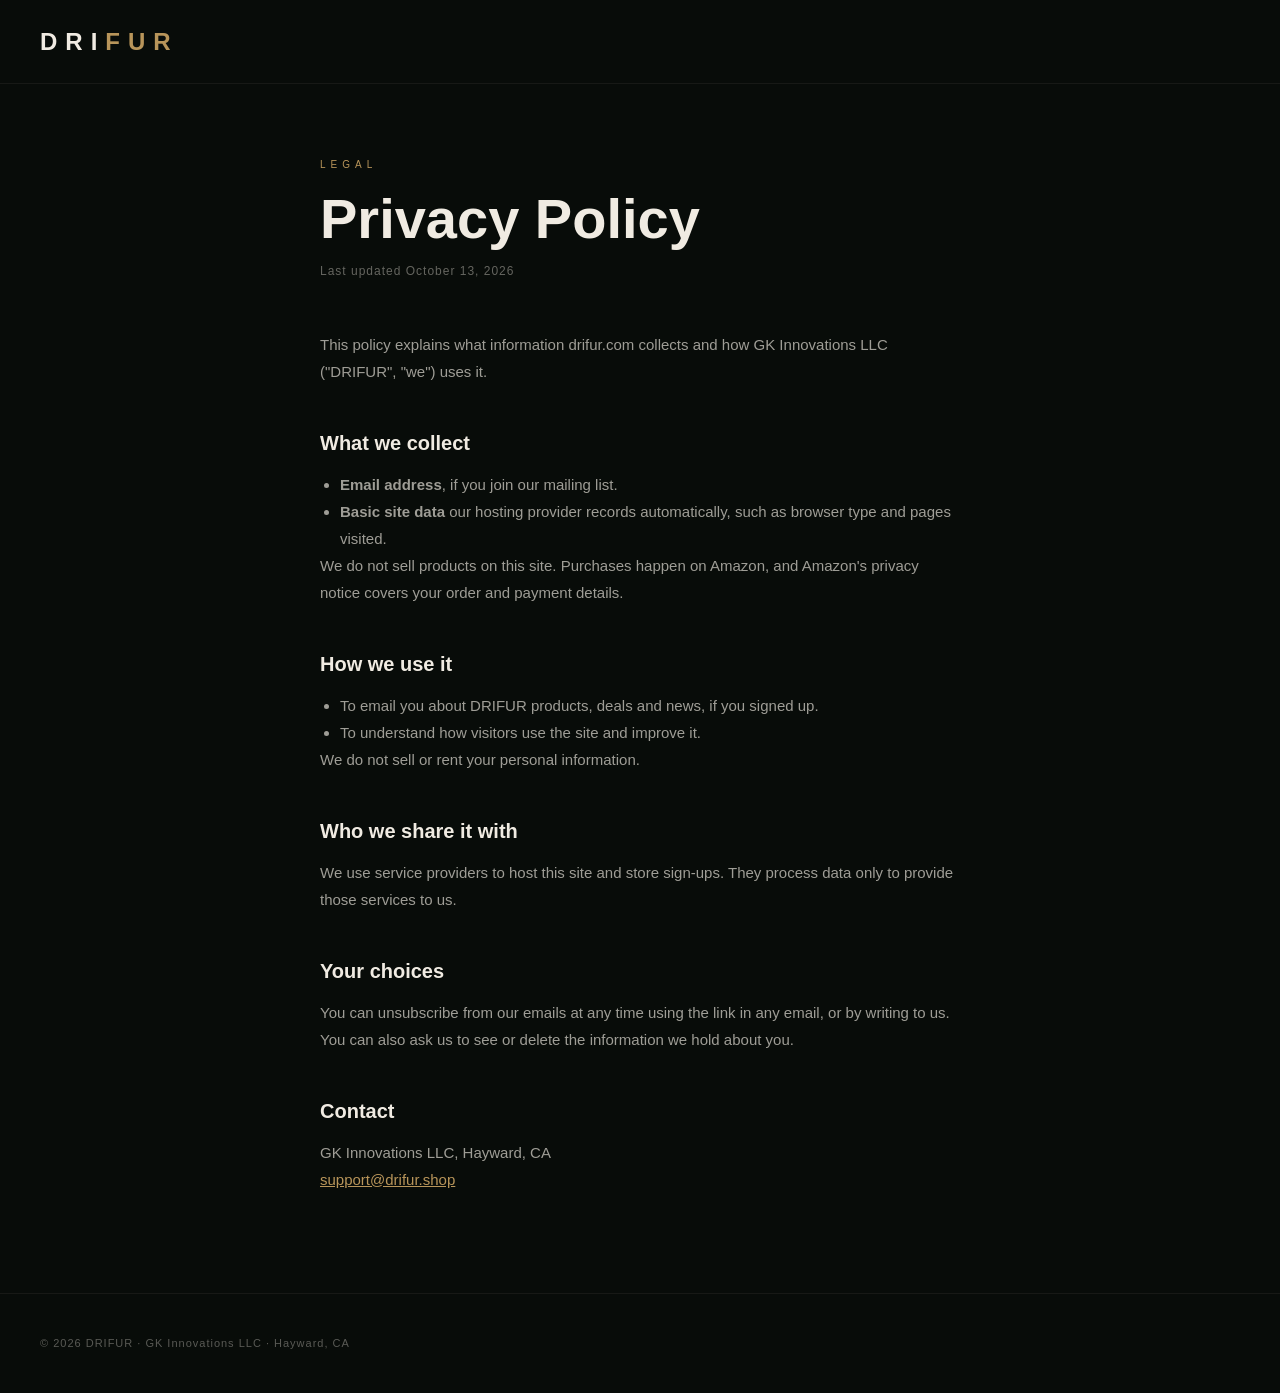
<file: privacy.html>
<!DOCTYPE html>
<html lang="en">
<head>
<meta charset="UTF-8">
<meta name="viewport" content="width=device-width, initial-scale=1.0">
<title>Privacy Policy | DRIFUR</title>
<link rel="icon" href="/favicon.ico" sizes="48x48">
<link rel="icon" href="/favicon-192.png" type="image/png" sizes="192x192">
<link rel="apple-touch-icon" href="/apple-touch-icon.png">
<link rel="manifest" href="/site.webmanifest">
<meta name="theme-color" content="#0b0a09">
<meta name="description" content="How DRIFUR collects and uses information on drifur.com.">
<link rel="canonical" href="https://www.drifur.com/privacy.html">
<style>
*{margin:0;padding:0;box-sizing:border-box}
body{font-family:-apple-system,BlinkMacSystemFont,'Segoe UI',sans-serif;background:#080c09;color:#f0ebe2;line-height:1.8}
nav{padding:20px 40px;display:flex;justify-content:space-between;align-items:center;border-bottom:1px solid rgba(240,235,226,.06)}
.logo{font-size:24px;font-weight:900;letter-spacing:8px;color:#f0ebe2;text-decoration:none}.logo span{color:#b8955a}
main{max-width:720px;margin:0 auto;padding:72px 40px 100px}
.tag{font-size:10px;letter-spacing:5px;text-transform:uppercase;color:#b8955a;margin-bottom:16px}
h1{font-size:clamp(36px,6vw,56px);font-weight:900;line-height:1.05;margin-bottom:12px}
.updated{font-size:12px;color:rgba(240,235,226,.4);margin-bottom:48px;letter-spacing:1px}
h2{font-size:20px;font-weight:800;margin:40px 0 10px;color:#f0ebe2}
p,li{font-size:15px;color:rgba(240,235,226,.65)}
ul{padding-left:20px;margin-top:8px}
a{color:#b8955a}
footer{padding:40px;border-top:1px solid rgba(240,235,226,.06);font-size:11px;color:rgba(240,235,226,.35);letter-spacing:1px}
@media(max-width:768px){nav{padding:16px 20px}main{padding:56px 20px 80px}footer{padding:32px 20px}}
</style>
</head>
<body>
<nav><a href="/" class="logo">DRI<span>FUR</span></a></nav>
<main>
  <div class="tag">Legal</div>
  <h1>Privacy Policy</h1>
  <div class="updated">Last updated October 13, 2026</div>

  <p>This policy explains what information drifur.com collects and how GK Innovations LLC ("DRIFUR", "we") uses it.</p>

  <h2>What we collect</h2>
  <ul>
    <li><strong>Email address</strong>, if you join our mailing list.</li>
    <li><strong>Basic site data</strong> our hosting provider records automatically, such as browser type and pages visited.</li>
  </ul>
  <p>We do not sell products on this site. Purchases happen on Amazon, and Amazon's privacy notice covers your order and payment details.</p>

  <h2>How we use it</h2>
  <ul>
    <li>To email you about DRIFUR products, deals and news, if you signed up.</li>
    <li>To understand how visitors use the site and improve it.</li>
  </ul>
  <p>We do not sell or rent your personal information.</p>

  <h2>Who we share it with</h2>
  <p>We use service providers to host this site and store sign-ups. They process data only to provide those services to us.</p>

  <h2>Your choices</h2>
  <p>You can unsubscribe from our emails at any time using the link in any email, or by writing to us. You can also ask us to see or delete the information we hold about you.</p>

  <h2>Contact</h2>
  <p>GK Innovations LLC, Hayward, CA<br><a href="mailto:support@drifur.shop">support@drifur.shop</a></p>
</main>
<footer>© 2026 DRIFUR · GK Innovations LLC · Hayward, CA</footer>
</body>
</html>
</file>
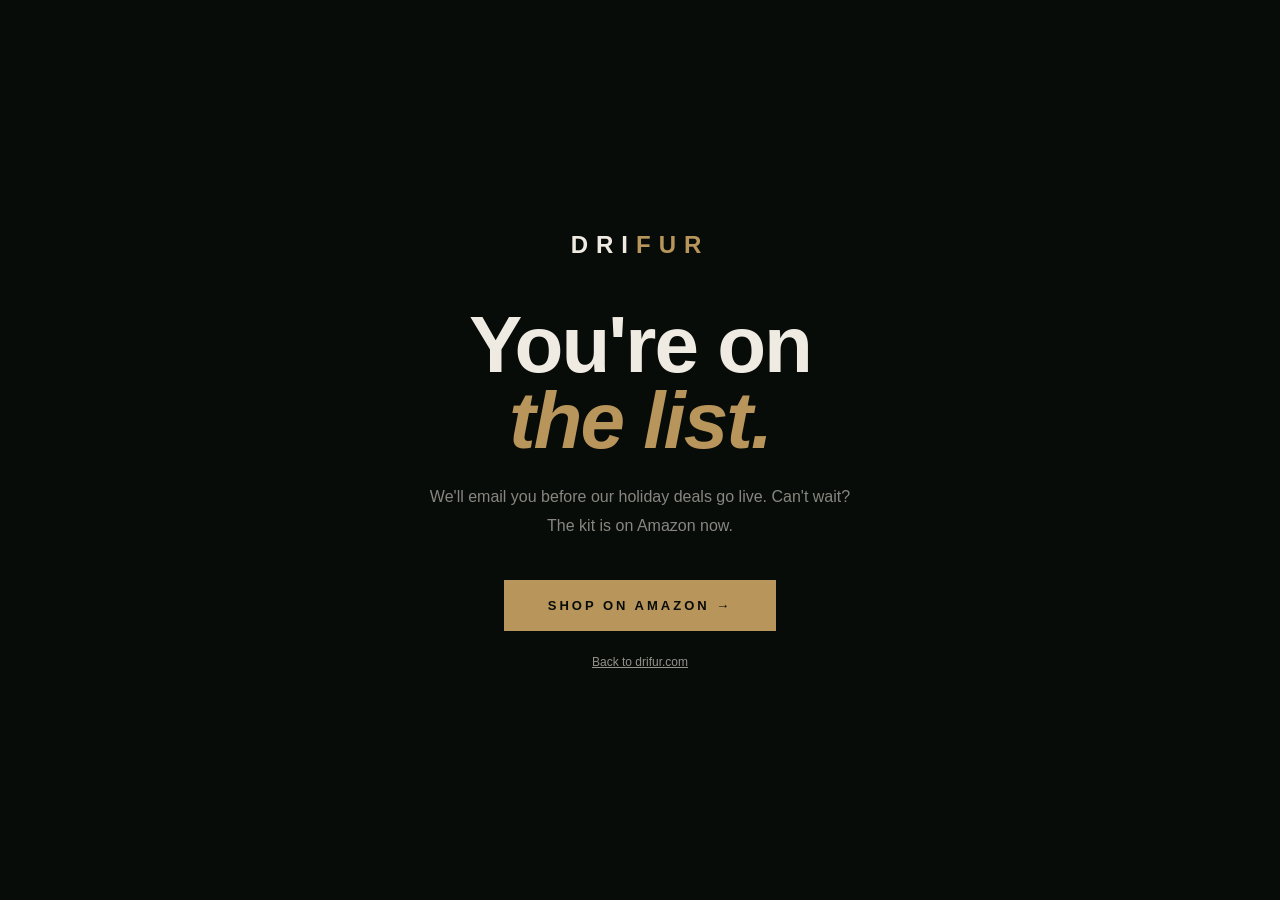
<file: thanks.html>
<!DOCTYPE html>
<html lang="en">
<head>
<meta charset="UTF-8">
<meta name="viewport" content="width=device-width, initial-scale=1.0">
<title>You're on the list | DRIFUR</title>
<link rel="icon" href="/favicon.ico" sizes="48x48">
<link rel="icon" href="/favicon-192.png" type="image/png" sizes="192x192">
<link rel="apple-touch-icon" href="/apple-touch-icon.png">
<link rel="manifest" href="/site.webmanifest">
<meta name="theme-color" content="#0b0a09">
<meta name="robots" content="noindex">
<style>
*{margin:0;padding:0;box-sizing:border-box}
body{font-family:-apple-system,BlinkMacSystemFont,'Segoe UI',sans-serif;background:#080c09;color:#f0ebe2;min-height:100vh;display:flex;flex-direction:column;align-items:center;justify-content:center;text-align:center;padding:40px 20px}
.logo{font-size:24px;font-weight:900;letter-spacing:8px;margin-bottom:48px}.logo span{color:#b8955a}
h1{font-size:clamp(40px,8vw,80px);font-weight:900;line-height:.95;letter-spacing:-2px;margin-bottom:24px}
h1 em{font-style:italic;color:#b8955a}
p{font-size:16px;line-height:1.8;color:rgba(240,235,226,.55);max-width:440px;margin:0 auto 40px}
.btn-gold{background:#b8955a;color:#080c09;padding:18px 44px;font-weight:800;font-size:13px;letter-spacing:3px;text-transform:uppercase;text-decoration:none;display:inline-block}
.btn-gold:hover{background:#d4aa6e}
.back{margin-top:24px;font-size:12px;color:rgba(240,235,226,.4)}
.back a{color:rgba(240,235,226,.6)}
</style>
</head>
<body>
  <div class="logo">DRI<span>FUR</span></div>
  <h1>You're on<br><em>the list.</em></h1>
  <p>We'll email you before our holiday deals go live. Can't wait? The kit is on Amazon now.</p>
  <a href="https://a.co/d/0fYlR7fh" class="btn-gold">Shop on Amazon →</a>
  <div class="back"><a href="/">Back to drifur.com</a></div>
</body>
</html>
</file>
